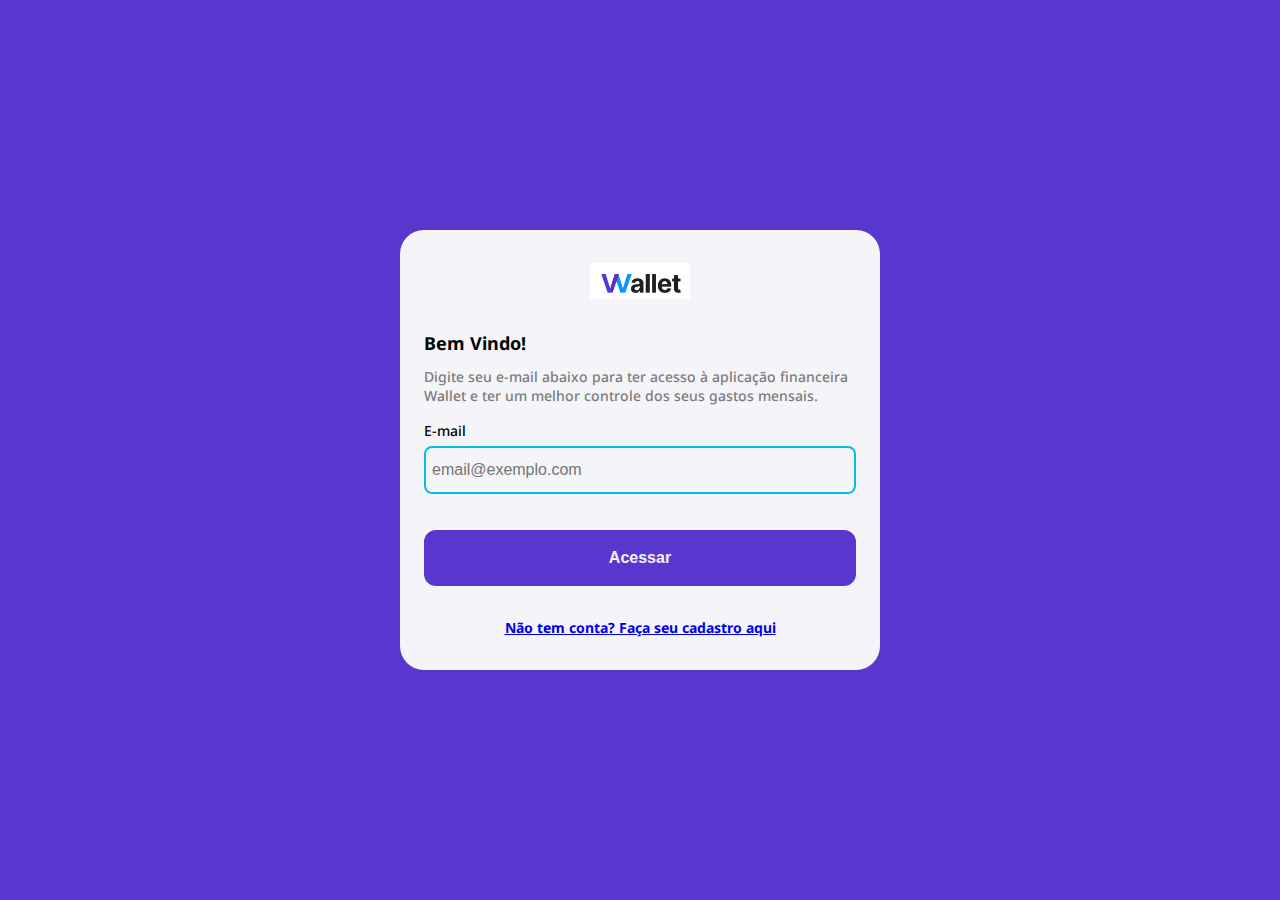
<file: index.html>
<!DOCTYPE html>
<html>
  <head>
    <title>Wallet App - Login</title>
    <link rel="stylesheet" href="styles.css"/>
    <script src="index.js"></script>
  </head>
  <body>
    <div class="auth-container">
      <div class="auth-content">
        <div class="auth-content-contaier">
          <img class="logo" src="src/icons/icone-app.png"/>
          <h3 class="full-width text-left mt larger">Bem Vindo!</h3>
          <p class="mt small">
            Digite seu e-mail abaixo para ter acesso à aplicação financeira 
            Wallet e ter um melhor controle dos seus gastos mensais.
          </p>
          <label class="mt" for="input-email">E-mail</label>
          <input 
            placeholder="email@exemplo.com" 
            class="mt smaller" 
            id="input-email"
            name="input-email"
            type="email"  
          />
          <button onclick="onClickLogin()" class="full-width mt large">Acessar</button>
          <a href="src/pages/register/index2.html" class="mt larger">Não tem conta? Faça seu cadastro aqui</a>
        </div>
      </div>
    </div>
  </body>
</html>
</file>
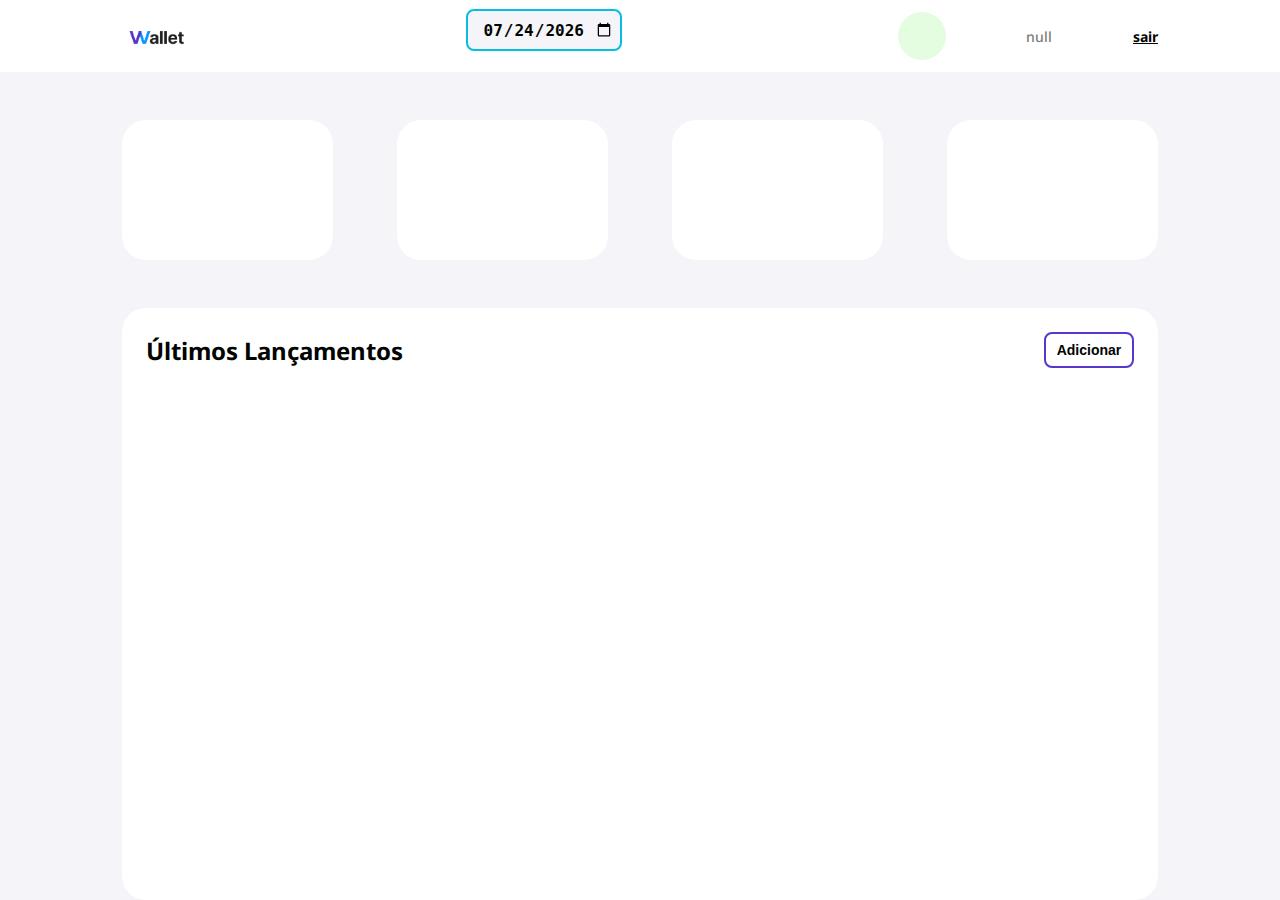
<file: src/pages/home/index3.html>
<!DOCTYPE html>
<html>
  <head>
    <title>Wallet App Home</title>
    <link rel="stylesheet" href="../../../styles.css" />
    <link rel="stylesheet" href="styles3.css" />
    <script src="../home/index3.js"></script>
  </head>
  <body>
    <div class="home-content-container">
      <div class="navbar">
        <img
          class="logo-navbar"
          src="../../icons/icone-app.png"
          alt="Logo Wallet App"
        />
        <div class="navbar-calendar-container">
          <input id="select-date" class="input-calendar" type="date"/>
        </div>
        <div id="navbar-user-container" class="navbar-user-container">
          <div id="navbar-user-avatar" class="navbar-user-avatar"></div>
        </div>
      </div>
      <div class="finance-card-container">
        <div id="finance-card-1" class="finance-card"></div>
        <div id="finance-card-2" class="finance-card"></div>
        <div id="finance-card-3" class="finance-card"></div>
        <div id="finance-card-4" class="finance-card"></div>
      </div>
      <div class="table-container">
        <div class="table-content-container">
          <div class="table-content-header">
            <h2>Últimos Lançamentos</h2>
            <button onclick="onOpenModal()" class="small">Adicionar</button>
          </div>
          <table id="finances-table"></table>
        </div>
      </div>
    </div>
    <div id="modal" class="modal-background">
      <div class="modal-content">
        <div class="modal-content-header">
          <h3>Adicionar Lançamento</h3>
          <button onclick="onCloseModal()" class="small">Fechar</button>
        </div>
        <form id="form-finance-release" class="mt">
          <label class="mt" for="input-title">Título:</label>
          <input
            placeholder="Conta de energia"
            class="mt smaller"
            id="input-title"
            name="input-title"
            type="text"
            required
          />
          <label class="mt" for="input-value">Valor:</label>
          <input
            placeholder="R$ 0,00 (use valores negativos para uma despesa)"
            class="mt smaller"
            id="input-value"
            name="input-value"
            type="number"
            step="any"
            required
          />
          <label class="mt" for="input-date">Data:</label>
          <input
            placeholder="00/00/0000"
            class="mt smaller"
            id="input-date"
            name="input-date"
            type="date"
            required
          />
          <label class="mt" for="input-category">Categoria:</label>
          <select
            class="mt smaller"
            id="input-category"
            name="input-category"
            required
          ></select>
          <button type="submit" class="full-width mt large">Adicionar</button>
        </form>
      </div>
    </div>
  </body>
</html>
</file>
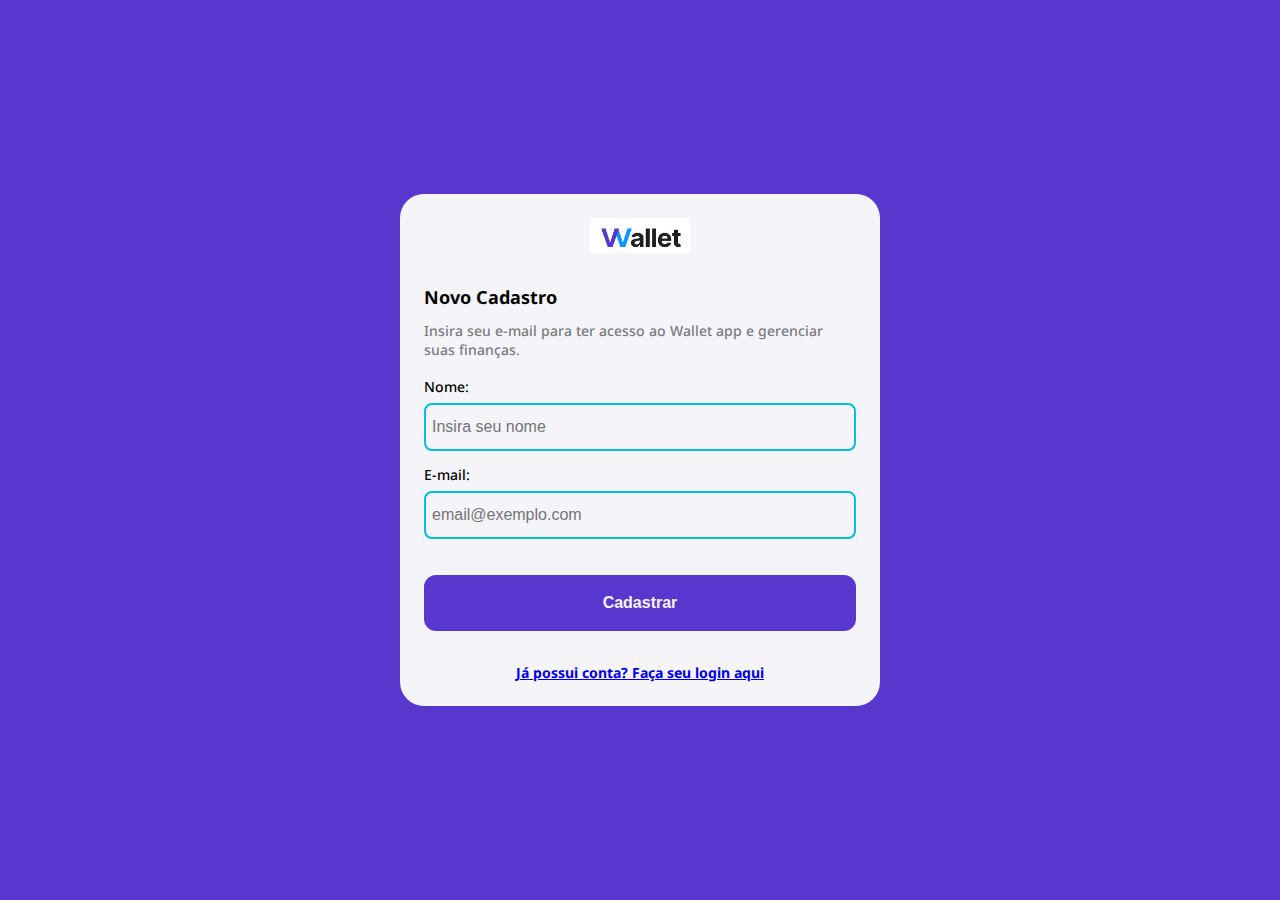
<file: src/pages/register/index2.html>
<!DOCTYPE html>
<html>
  <head>
    <title>Wallet App - Cadastrar</title>
    <link rel="stylesheet" href="../../../styles.css"/>
    <script src="index2.js"></script>
  </head>
  <body>
    <div class="auth-container">
      <div class="auth-content">
        <div class="auth-content-contaier">
          <img class="logo" src="../../icons/icone-app.png"/>
          <h3 class="full-width text-left mt larger">Novo Cadastro</h3>
          <p class="mt small">
            Insira seu e-mail para ter acesso ao Wallet app e 
            gerenciar suas finanças.
          </p>
          <form id="form-register" class="mt">
            <label  for="input-name">Nome:</label>
            <input 
              placeholder="Insira seu nome" 
              class="mt smaller" 
              id="input-name"
              name="input-name"
              type="text"
              required  
            />
            <label class="mt" for="input-email">E-mail:</label>
            <input 
              placeholder="email@exemplo.com" 
              class="mt smaller" 
              id="input-email"
              name="input-name"
              type="text" 
              required 
            />
            <button type="submit" class="full-width mt large">Cadastrar</button>
          </form>

          <a href="../../../index.html" class="mt larger">Já possui conta? Faça seu login aqui</a>
        </div>
      </div>
    </div>
  </body>
</html>
</file>
<file: styles.css>
@import url('https://fonts.googleapis.com/css2?family=Noto+Sans:ital,wght@0,100;0,200;0,300;0,400;0,500;0,600;0,700;0,800;0,900;1,100;1,200;1,300;1,400;1,500;1,600;1,700;1,800;1,900&display=swap');

body {
  padding: 0px;
  margin: 0px;
  font-family:'Noto Sans', sans-serif;
  color: #010400;
}

h1 {
  font-size: 40px;
  font-weight: bolder;
  margin: 0px;
  padding: 0px;
}

h2 {
  font-size: 24px;
  font-weight: bold;
  margin: 0px;
  padding: 0px;
}

h3 {
  font-size: 18px;
  font-weight: bold;
  margin: 0px;
  padding: 0px;
}

h4 {
  font-size: 16px;
  color: #7c7c7c;
  font-weight: 700r;
  margin: 0px;
  padding: 0px;
}

p {
  font-size: 14px;
  font-weight: 500;
  color: #7c7c7c;
  margin: 0px;
  padding: 0px;
}

label {
  width: 100%;
  font-size: 14px;
  font-weight: 500;
}

a {
  font-size: 14px;
  font-weight: 700;
  text-decoration: underline;
}

button {
  background-color: #5936cd;
  height: 56px;
  width: 432px;
  border-radius: 12px;
  color: #f4f4f9;
  font-weight: bold;
  font-size: 16px;
  border-color: #5936cd;
  border-width: 2px;
  border-style: solid;
  cursor: pointer;
}

button.small {
  border-width: 2px;
  border-color: #5936cd;
  border-style: solid;
  background-color: #ffffff;
  color: #010400;
  font-weight: bold;
  font-size: 14px;
  border-radius: 8px;
  width: 90px;
  height: 36px;
}

input {
  background-color: #f4f4f9;
  width: 100%;
  height: 48px;
  border-color: #06bee1;
  border-width: 2px;
  border-style: solid;
  border-radius: 8px;
  color: #010400;
  font-size: 16px;
  padding: 6px;
  box-sizing: border-box;
  margin-bottom: 12px;
}

select {
  background-color: #f4f4f9;
  width: 100%;
  height: 48px;
  border-color: #06bee1;
  border-width: 2px;
  border-style: solid;
  border-radius: 8px;
  color: #010400;
  font-size: 16px;
  padding: 6px;
  box-sizing: border-box;
}

.full-width {
  width: 100%;
}

.text-center {
  text-align: center;
}

.text-left {
  text-align: left;
}

.mt {
  margin-top: 16px;
}

.mt.larger {
  margin-top: 32px;
}

.mt.large {
  margin-top: 24px;
}

.mt.small {
  margin-top: 12px;
}

.mt.smaller {
  margin-top: 6px;
}

.logo {
  width: 100px;
  height: auto;
}

.auth-container {
  width: 100vw;
  height: 100vh;
  display: flex;
  align-items: center;
  justify-content: center;
  background-color: #5936cd;
}

.auth-content {
  display: flex;
  align-items: center;
  justify-content: center;
  width: 480px;
  height: auto;
  min-height: 440px;
  border-radius: 24px;
  background-color: #f4f4f9;

}

.auth-content-contaier {
  display: flex;
  flex-direction: column;
  align-items: center;
  justify-content: center;
  width: 100%;
  height: 100%;
  padding: 24px;
}
</file>
<file: src/pages/home/styles3.css>
.home-content-container {
  display: flex;
  flex-direction: column;
  align-items: flex-start;
  justify-content: flex-start;
  width: 100vw;
  height: auto;
  min-height: 100vh;
  background-color: #f4f4f9;
}    

.navbar {
  display: flex;
  flex-direction: row;
  align-items: center;
  justify-content: space-between;
  width: 100vw;
  height: 72px;
  background-color: #ffffff;
  padding: 24px 122px;
  box-sizing: border-box;
}

.logo-navbar {
  height: 24px;
  width: auto;
}

.navbar-calendar-container {
  display: flex;
  flex-direction: row;
  align-items: center;
  justify-content: center;
  width: 260px;
  
}

.input-calendar {
  width: 156px;
  height: 42px;
  text-align: center;
  font-size: 16px;
  font-weight: bold;
}

.navbar-user-container {
  display: flex;
  flex-direction: row;
  align-items: center;
  justify-content: space-between;
  width: 260px;
  height: 100%;
}

.navbar-user-avatar {
  display: flex;
  align-items: center;
  justify-content: center;
  height: 48px;
  width: 48px;
  border-radius: 24px;
  background-color: #e4fde1;
}

.finance-card-container {
  display: flex;
  width: 100%;
  flex-direction: row;
  align-items: center;
  justify-content: space-between;
  padding: 48px 122px;
  box-sizing: border-box;
  gap: 64px;
}

.finance-card {
  display:flex;
  flex-direction: column;
  align-items: center;
  justify-content: center;
  width: 280px;
  height: 140px;
  border-radius: 24px;
  background-color: #ffffff;
  
}

.table-container {
  display: flex;
  width: 100%;
  flex-direction: column;
  align-items: flex-start;
  justify-content: flex-start;
  padding: 0px 122px;
  box-sizing: border-box;
}

.table-content-container {
  display: flex;
  width: 100%;
  flex-direction: column;
  align-items: flex-start;
  justify-content: flex-start;
  background-color: #ffffff;
  border-radius: 24px;
  height: 592px;
  padding: 24px;
  box-sizing: border-box;
}

.table-content-header {
  display: flex;
  width: 100%;
  flex-direction: row;
  align-items: center;
  justify-content:space-between;
  padding-bottom: 24px;
  box-sizing: border-box;
}

table {
  width: 100%;
}

th {
  text-align: left;
  color: #7c7c7c;
}

th.right {
  text-align: right;
}

tr {
  height: 32px;
}

th.center {
  text-align: center;
}

td {
  color: #7c7c7c;
}

td.center {
  text-align: center;
}

td.right {
  text-align: right;
}

.modal-background {
  display: none;
  flex-direction: column;
  align-items: flex-end;
  position: fixed;
  top: 0;
  left: 0;
  bottom: 0;
  right: 0;
  width: 100vw;
  height: 100vh;
  background-color: rgba(1, 4, 0, 0.2);
}

.modal-content {
  height: 100%;
  width: 480px;
  background-color: #f4f4f9;
  padding: 24px;
  box-sizing: border-box;
}

.modal-content-header {
  display: flex;
  flex-direction: row;
  justify-content: space-between;
  align-items: center;
  width: 100%;
}
</file>
